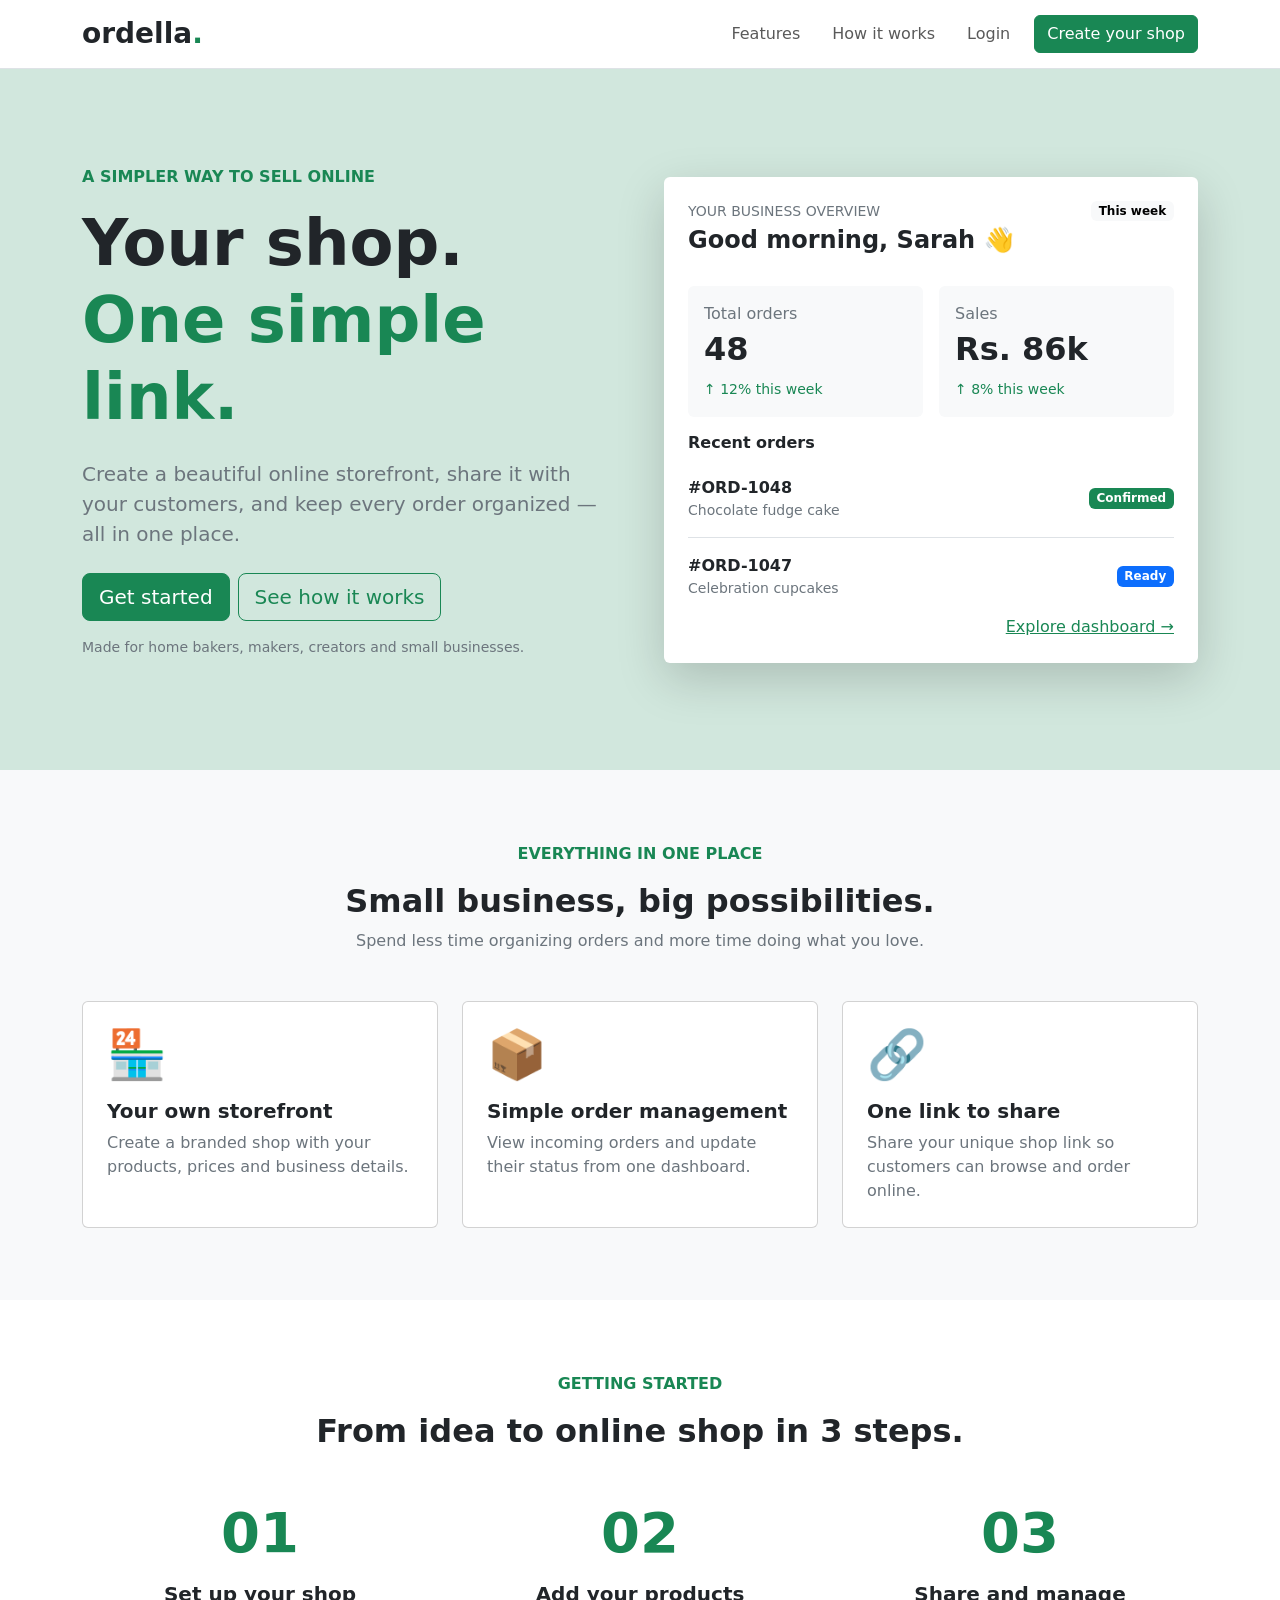
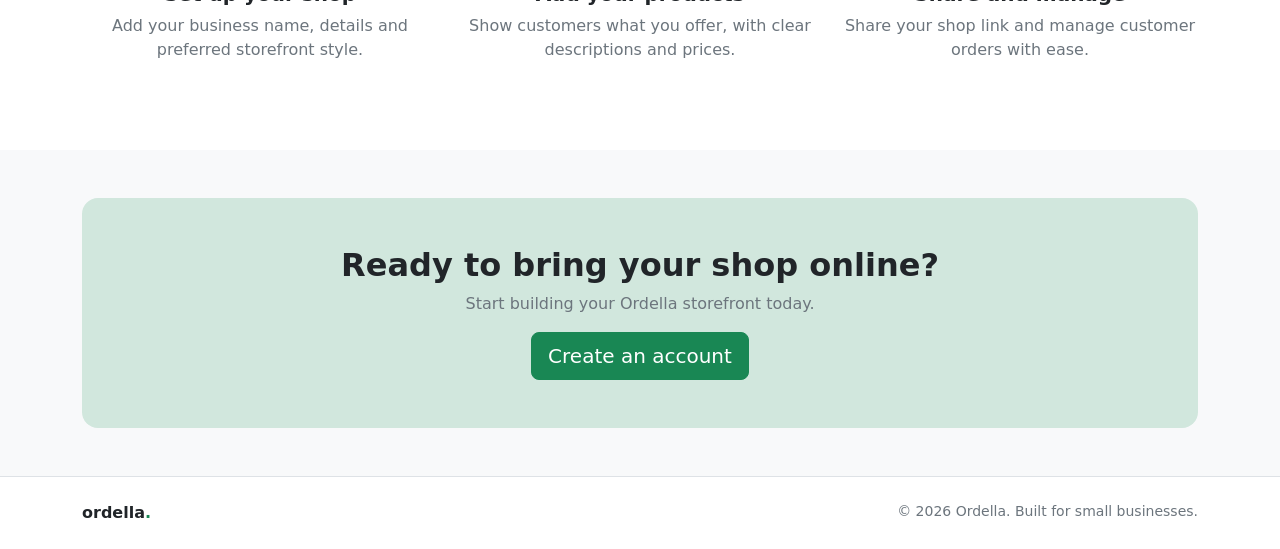
<file: index.html>
<!doctype html>
<html lang="en"><head><meta charset="utf-8"><meta name="viewport" content="width=device-width, initial-scale=1"><title>Ordella | Your shop, made simple</title><link href="https://cdn.jsdelivr.net/npm/bootstrap@5.3.3/dist/css/bootstrap.min.css" rel="stylesheet"></head>
<body class="bg-light">
<nav class="navbar navbar-expand-lg navbar-light bg-white border-bottom sticky-top"><div class="container"><a class="navbar-brand fw-bold fs-3 text-dark" href="index.html">ordella<span class="text-success">.</span></a><button class="navbar-toggler" type="button" data-bs-toggle="collapse" data-bs-target="#nav"><span class="navbar-toggler-icon"></span></button><div class="collapse navbar-collapse" id="nav"><ul class="navbar-nav ms-auto align-items-lg-center gap-lg-3"><li class="nav-item"><a class="nav-link" href="#features">Features</a></li><li class="nav-item"><a class="nav-link" href="#how">How it works</a></li><li class="nav-item"><a class="nav-link" href="login.html">Login</a></li><li class="nav-item"><a class="btn btn-success" href="signup.html">Create your shop</a></li></ul></div></div></nav>
<header class="py-5 bg-success-subtle"><div class="container py-lg-5"><div class="row align-items-center g-5"><div class="col-lg-6"><p class="text-success fw-semibold text-uppercase">A simpler way to sell online</p><h1 class="display-3 fw-bold">Your shop.<br><span class="text-success">One simple link.</span></h1><p class="lead text-secondary my-4">Create a beautiful online storefront, share it with your customers, and keep every order organized — all in one place.</p><a href="signup.html" class="btn btn-success btn-lg me-2">Get started</a><a href="#how" class="btn btn-outline-success btn-lg">See how it works</a><p class="small text-secondary mt-3">Made for home bakers, makers, creators and small businesses.</p></div><div class="col-lg-6"><div class="card border-0 shadow-lg"><div class="card-body p-4"><div class="d-flex justify-content-between"><div><p class="small text-secondary mb-1">YOUR BUSINESS OVERVIEW</p><h4 class="fw-bold">Good morning, Sarah 👋</h4></div><span class="badge text-bg-light align-self-start">This week</span></div><div class="row g-3 my-2"><div class="col-6"><div class="card bg-light border-0"><div class="card-body"><p class="text-secondary mb-1">Total orders</p><h2 class="fw-bold">48</h2><span class="text-success small">↑ 12% this week</span></div></div></div><div class="col-6"><div class="card bg-light border-0"><div class="card-body"><p class="text-secondary mb-1">Sales</p><h2 class="fw-bold">Rs. 86k</h2><span class="text-success small">↑ 8% this week</span></div></div></div></div><h6 class="fw-bold mt-3">Recent orders</h6><div class="d-flex justify-content-between border-bottom py-3"><div><strong>#ORD-1048</strong><div class="small text-secondary">Chocolate fudge cake</div></div><span class="badge text-bg-success align-self-center">Confirmed</span></div><div class="d-flex justify-content-between py-3"><div><strong>#ORD-1047</strong><div class="small text-secondary">Celebration cupcakes</div></div><span class="badge text-bg-primary align-self-center">Ready</span></div><div class="text-end"><a href="seller-home.html" class="link-success">Explore dashboard →</a></div></div></div></div></div></div></header>
<section id="features" class="py-5"><div class="container py-4"><div class="text-center mb-5"><p class="text-success fw-semibold text-uppercase">Everything in one place</p><h2 class="fw-bold">Small business, big possibilities.</h2><p class="text-secondary">Spend less time organizing orders and more time doing what you love.</p></div><div class="row g-4"><div class="col-md-4"><div class="card h-100"><div class="card-body p-4"><div class="display-5 mb-3">🏪</div><h5 class="fw-bold">Your own storefront</h5><p class="text-secondary mb-0">Create a branded shop with your products, prices and business details.</p></div></div></div><div class="col-md-4"><div class="card h-100"><div class="card-body p-4"><div class="display-5 mb-3">📦</div><h5 class="fw-bold">Simple order management</h5><p class="text-secondary mb-0">View incoming orders and update their status from one dashboard.</p></div></div></div><div class="col-md-4"><div class="card h-100"><div class="card-body p-4"><div class="display-5 mb-3">🔗</div><h5 class="fw-bold">One link to share</h5><p class="text-secondary mb-0">Share your unique shop link so customers can browse and order online.</p></div></div></div></div></div></section>
<section id="how" class="py-5 bg-white"><div class="container py-4"><div class="text-center mb-5"><p class="text-success fw-semibold text-uppercase">Getting started</p><h2 class="fw-bold">From idea to online shop in 3 steps.</h2></div><div class="row g-4 text-center"><div class="col-md-4"><div class="display-4 fw-bold text-success">01</div><h5 class="fw-bold mt-3">Set up your shop</h5><p class="text-secondary">Add your business name, details and preferred storefront style.</p></div><div class="col-md-4"><div class="display-4 fw-bold text-success">02</div><h5 class="fw-bold mt-3">Add your products</h5><p class="text-secondary">Show customers what you offer, with clear descriptions and prices.</p></div><div class="col-md-4"><div class="display-4 fw-bold text-success">03</div><h5 class="fw-bold mt-3">Share and manage</h5><p class="text-secondary">Share your shop link and manage customer orders with ease.</p></div></div></div></section>
<section class="py-5"><div class="container"><div class="bg-success-subtle rounded-4 p-5 text-center"><h2 class="fw-bold">Ready to bring your shop online?</h2><p class="text-secondary">Start building your Ordella storefront today.</p><a href="signup.html" class="btn btn-success btn-lg">Create an account</a></div></div></section>
<footer class="bg-white border-top py-4"><div class="container d-flex justify-content-between flex-wrap"><strong>ordella<span class="text-success">.</span></strong><span class="small text-secondary">© 2026 Ordella. Built for small businesses.</span></div></footer><script src="https://cdn.jsdelivr.net/npm/bootstrap@5.3.3/dist/js/bootstrap.bundle.min.js"></script></body></html>
</file>
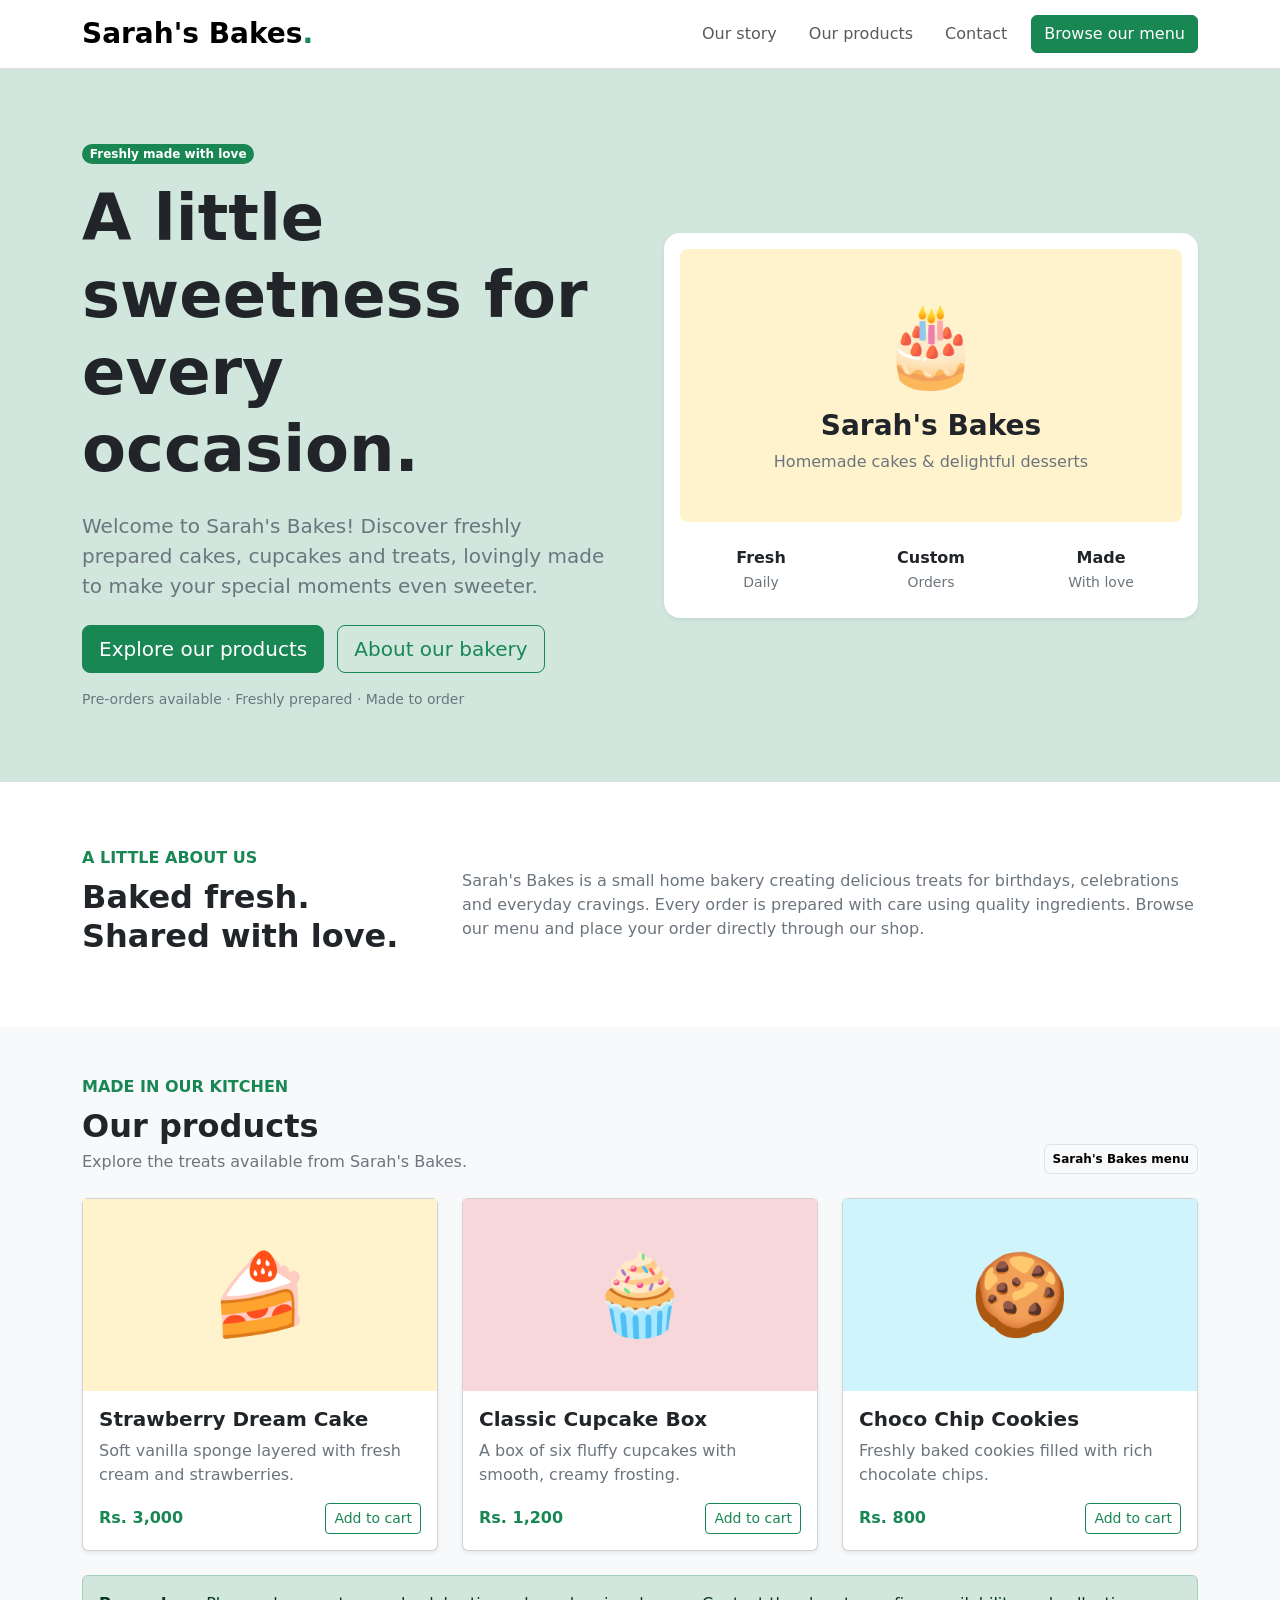
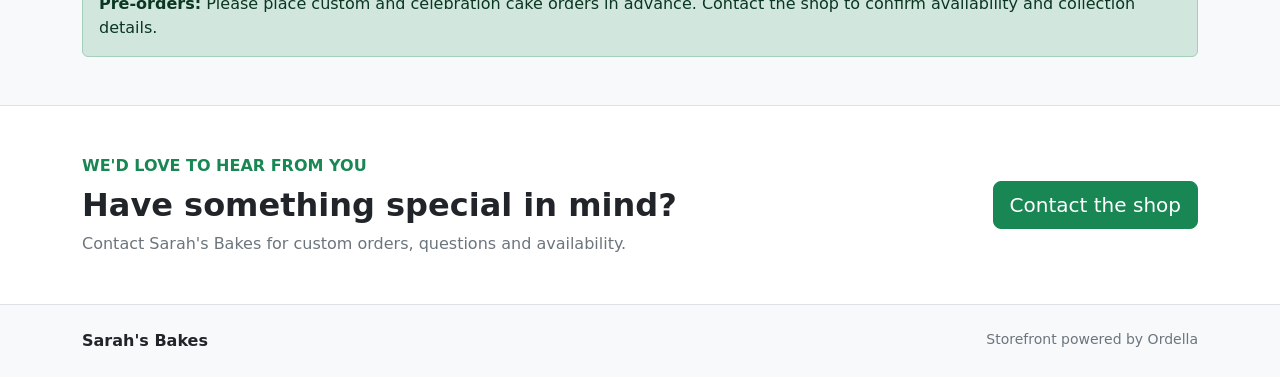
<file: customer-home.html>
<!doctype html>
<html lang="en">
<head>
  <meta charset="utf-8">
  <meta name="viewport" content="width=device-width, initial-scale=1">
  <title>Sarah's Bakes | Ordella Storefront</title>
  <link href="https://cdn.jsdelivr.net/npm/bootstrap@5.3.3/dist/css/bootstrap.min.css" rel="stylesheet">
</head>
<body class="bg-light">

  <!-- Public storefront navigation: one seller's shop only -->
  <nav class="navbar navbar-expand-lg bg-white border-bottom">
    <div class="container">
      <a class="navbar-brand fw-bold fs-3" href="customer-home.html">
        Sarah's Bakes<span class="text-success">.</span>
      </a>
      <button class="navbar-toggler" type="button" data-bs-toggle="collapse" data-bs-target="#shopNav"
        aria-controls="shopNav" aria-expanded="false" aria-label="Toggle navigation">
        <span class="navbar-toggler-icon"></span>
      </button>
      <div class="collapse navbar-collapse" id="shopNav">
        <ul class="navbar-nav ms-auto align-items-lg-center gap-lg-3">
          <li class="nav-item"><a class="nav-link" href="#our-story">Our story</a></li>
          <li class="nav-item"><a class="nav-link" href="#products">Our products</a></li>
          <li class="nav-item"><a class="nav-link" href="#contact">Contact</a></li>
          <li class="nav-item">
            <a class="btn btn-success" href="#products">Browse our menu</a>
          </li>
        </ul>
      </div>
    </div>
  </nav>

  <!-- Seller's own storefront landing page -->
  <header class="bg-success-subtle">
    <div class="container py-5">
      <div class="row align-items-center g-5 py-lg-4">
        <div class="col-lg-6">
          <span class="badge rounded-pill text-bg-success mb-3">Freshly made with love</span>
          <h1 class="display-3 fw-bold">A little sweetness for every occasion.</h1>
          <p class="lead text-secondary my-4">
            Welcome to Sarah's Bakes! Discover freshly prepared cakes, cupcakes and treats,
            lovingly made to make your special moments even sweeter.
          </p>
          <a href="#products" class="btn btn-success btn-lg me-2">Explore our products</a>
          <a href="#our-story" class="btn btn-outline-success btn-lg">About our bakery</a>
          <p class="small text-secondary mt-3 mb-0">Pre-orders available · Freshly prepared · Made to order</p>
        </div>
        <div class="col-lg-6">
          <div class="bg-white rounded-4 shadow-sm p-3">
            <div class="bg-warning-subtle rounded-3 text-center py-5">
              <div class="display-1">🎂</div>
              <h3 class="fw-bold mt-3">Sarah's Bakes</h3>
              <p class="text-secondary mb-0">Homemade cakes & delightful desserts</p>
            </div>
            <div class="row text-center g-2 mt-2">
              <div class="col-4"><div class="p-2"><strong class="d-block">Fresh</strong><span class="small text-secondary">Daily</span></div></div>
              <div class="col-4"><div class="p-2"><strong class="d-block">Custom</strong><span class="small text-secondary">Orders</span></div></div>
              <div class="col-4"><div class="p-2"><strong class="d-block">Made</strong><span class="small text-secondary">With love</span></div></div>
            </div>
          </div>
        </div>
      </div>
    </div>
  </header>

  <!-- This section describes only the current seller -->
  <section id="our-story" class="py-5 bg-white">
    <div class="container py-3">
      <div class="row align-items-center g-4">
        <div class="col-lg-4">
          <p class="text-success fw-semibold text-uppercase mb-2">A little about us</p>
          <h2 class="fw-bold">Baked fresh. Shared with love.</h2>
        </div>
        <div class="col-lg-8">
          <p class="text-secondary mb-0">
            Sarah's Bakes is a small home bakery creating delicious treats for birthdays,
            celebrations and everyday cravings. Every order is prepared with care using
            quality ingredients. Browse our menu and place your order directly through our shop.
          </p>
        </div>
      </div>
    </div>
  </section>

  <!-- Products belonging to this seller only -->
  <main id="products" class="container py-5">
    <div class="d-flex flex-wrap justify-content-between align-items-end gap-3 mb-4">
      <div>
        <p class="text-success fw-semibold text-uppercase mb-2">Made in our kitchen</p>
        <h2 class="fw-bold mb-1">Our products</h2>
        <p class="text-secondary mb-0">Explore the treats available from Sarah's Bakes.</p>
      </div>
      <span class="badge text-bg-light border p-2">Sarah's Bakes menu</span>
    </div>

    <div class="row g-4">
      <div class="col-sm-6 col-lg-4">
        <div class="card h-100 shadow-sm">
          <div class="bg-warning-subtle text-center display-1 py-5">🍰</div>
          <div class="card-body d-flex flex-column">
            <h5 class="card-title fw-bold">Strawberry Dream Cake</h5>
            <p class="card-text text-secondary">Soft vanilla sponge layered with fresh cream and strawberries.</p>
            <div class="mt-auto d-flex justify-content-between align-items-center">
              <strong class="text-success">Rs. 3,000</strong>
              <button class="btn btn-outline-success btn-sm" onclick="addToCart('Strawberry Dream Cake')">Add to cart</button>
            </div>
          </div>
        </div>
      </div>

      <div class="col-sm-6 col-lg-4">
        <div class="card h-100 shadow-sm">
          <div class="bg-danger-subtle text-center display-1 py-5">🧁</div>
          <div class="card-body d-flex flex-column">
            <h5 class="card-title fw-bold">Classic Cupcake Box</h5>
            <p class="card-text text-secondary">A box of six fluffy cupcakes with smooth, creamy frosting.</p>
            <div class="mt-auto d-flex justify-content-between align-items-center">
              <strong class="text-success">Rs. 1,200</strong>
              <button class="btn btn-outline-success btn-sm" onclick="addToCart('Classic Cupcake Box')">Add to cart</button>
            </div>
          </div>
        </div>
      </div>

      <div class="col-sm-6 col-lg-4">
        <div class="card h-100 shadow-sm">
          <div class="bg-info-subtle text-center display-1 py-5">🍪</div>
          <div class="card-body d-flex flex-column">
            <h5 class="card-title fw-bold">Choco Chip Cookies</h5>
            <p class="card-text text-secondary">Freshly baked cookies filled with rich chocolate chips.</p>
            <div class="mt-auto d-flex justify-content-between align-items-center">
              <strong class="text-success">Rs. 800</strong>
              <button class="btn btn-outline-success btn-sm" onclick="addToCart('Choco Chip Cookies')">Add to cart</button>
            </div>
          </div>
        </div>
      </div>
    </div>

    <div class="alert alert-success mt-4 mb-0" role="alert">
      <strong>Pre-orders:</strong> Please place custom and celebration cake orders in advance.
      Contact the shop to confirm availability and collection details.
    </div>
  </main>

  <section id="contact" class="bg-white border-top py-5">
    <div class="container">
      <div class="row align-items-center g-4">
        <div class="col-md-8">
          <p class="text-success fw-semibold text-uppercase mb-2">We'd love to hear from you</p>
          <h2 class="fw-bold">Have something special in mind?</h2>
          <p class="text-secondary mb-md-0">Contact Sarah's Bakes for custom orders, questions and availability.</p>
        </div>
        <div class="col-md-4 text-md-end">
          <a href="mailto:hello@sarahsbakes.example" class="btn btn-success btn-lg">Contact the shop</a>
        </div>
      </div>
    </div>
  </section>

  <footer class="bg-light border-top py-4">
    <div class="container d-flex flex-wrap justify-content-between gap-2">
      <span class="fw-bold">Sarah's Bakes</span>
      <span class="small text-secondary">Storefront powered by Ordella</span>
    </div>
  </footer>

  <script>
    function addToCart(productName) {
      alert(productName + ' has been added to your demo cart. Checkout will be connected in a later deliverable.');
    }
  </script>
  <script src="https://cdn.jsdelivr.net/npm/bootstrap@5.3.3/dist/js/bootstrap.bundle.min.js"></script>
</body>
</html>
</file>
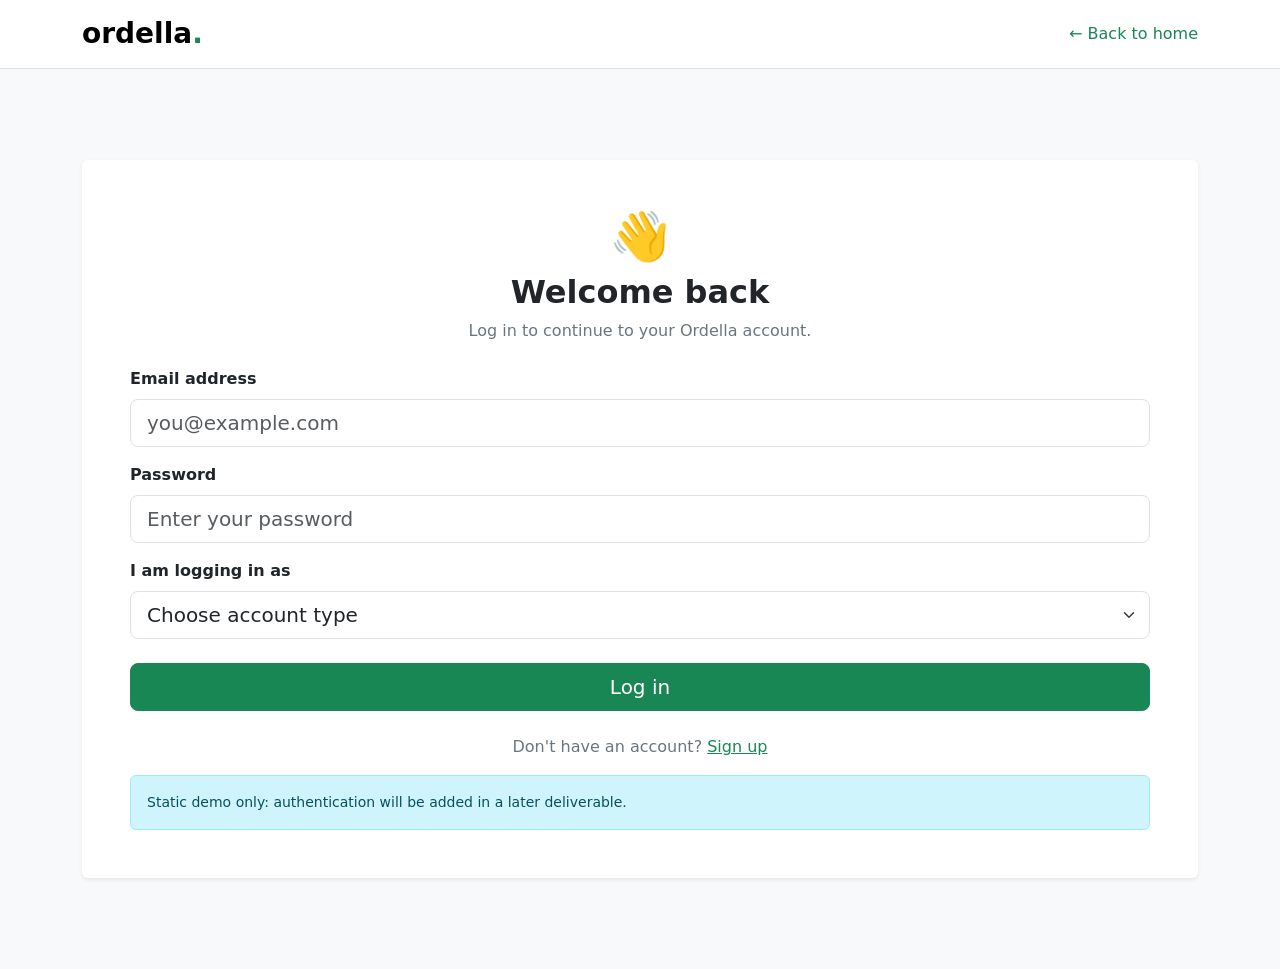
<file: login.html>
<!doctype html><html lang="en"><head><meta charset="utf-8"><meta name="viewport" content="width=device-width, initial-scale=1"><title>Login | Ordella</title><link href="https://cdn.jsdelivr.net/npm/bootstrap@5.3.3/dist/css/bootstrap.min.css" rel="stylesheet"></head><body class="bg-light"><nav class="navbar bg-white border-bottom"><div class="container"><a class="navbar-brand fw-bold fs-3" href="index.html">ordella<span class="text-success">.</span></a><a href="index.html" class="link-success text-decoration-none">← Back to home</a></div></nav><main class="container min-vh-100 d-flex align-items-center justify-content-center py-5"><div class="card border-0 shadow-sm w-100"><div class="card-body p-4 p-md-5"><div class="text-center mb-4"><div class="display-5">👋</div><h2 class="fw-bold mt-2">Welcome back</h2><p class="text-secondary">Log in to continue to your Ordella account.</p></div><form onsubmit="demoLogin(event)"><div class="mb-3"><label class="form-label fw-semibold">Email address</label><input type="email" class="form-control form-control-lg" placeholder="you@example.com" required></div><div class="mb-3"><label class="form-label fw-semibold">Password</label><input type="password" class="form-control form-control-lg" placeholder="Enter your password" required></div><div class="mb-4"><label class="form-label fw-semibold">I am logging in as</label><select id="loginRole" class="form-select form-select-lg" required><option value="">Choose account type</option><option value="seller-home.html">Seller / Owner</option><option value="customer-home.html">Customer</option></select></div><button class="btn btn-success btn-lg w-100" type="submit">Log in</button></form><p class="text-center text-secondary mt-4 mb-0">Don't have an account? <a class="link-success" href="signup.html">Sign up</a></p><div class="alert alert-info small mt-3 mb-0">Static demo only: authentication will be added in a later deliverable.</div></div></div></div></main><script>function demoLogin(e){e.preventDefault();const page=document.getElementById('loginRole').value;if(!page){alert('Please choose an account type.');return;}alert('Demo only: login is not connected yet. Opening the selected homepage.');window.location.href=page;}</script></body></html>
</file>
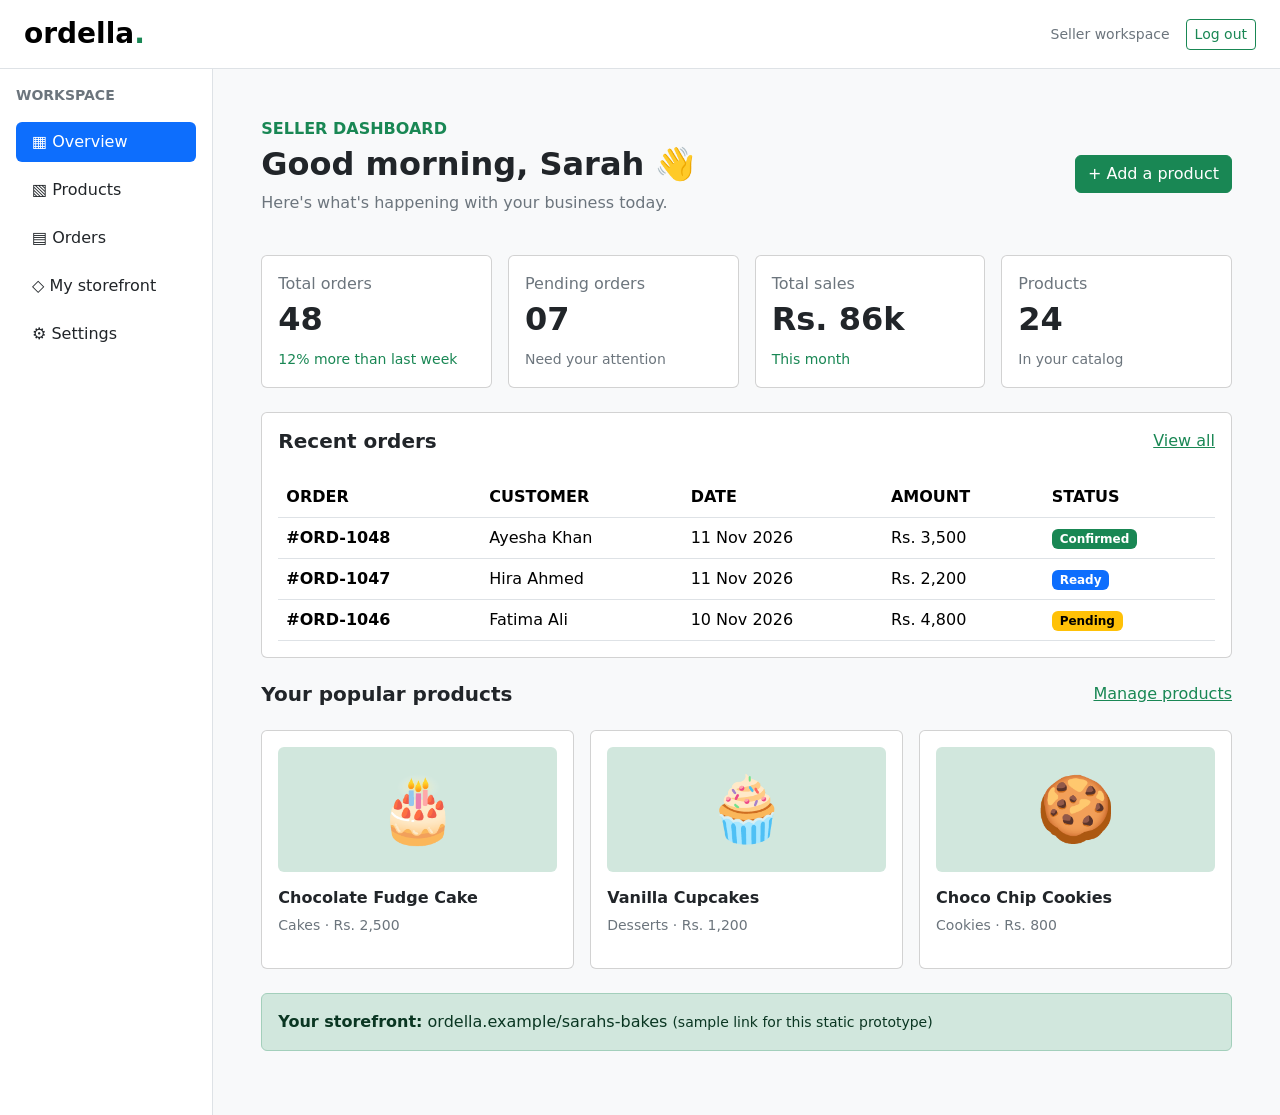
<file: seller-home.html>
<!doctype html><html lang="en"><head><meta charset="utf-8"><meta name="viewport" content="width=device-width, initial-scale=1"><title>Seller Dashboard | Ordella</title><link href="https://cdn.jsdelivr.net/npm/bootstrap@5.3.3/dist/css/bootstrap.min.css" rel="stylesheet"></head><body class="bg-light"><nav class="navbar bg-white border-bottom"><div class="container-fluid px-4"><a class="navbar-brand fw-bold fs-3" href="index.html">ordella<span class="text-success">.</span></a><div><span class="text-secondary small me-3">Seller workspace</span><a href="login.html" class="btn btn-outline-success btn-sm">Log out</a></div></div></nav><div class="container-fluid"><div class="row"><aside class="col-md-3 col-lg-2 bg-white border-end min-vh-100 p-3"><p class="small text-secondary fw-bold">WORKSPACE</p><div class="nav flex-column nav-pills gap-2"><a class="nav-link active" href="seller-home.html">▦ Overview</a><a class="nav-link text-dark" href="#products">▧ Products</a><a class="nav-link text-dark" href="#orders">▤ Orders</a><a class="nav-link text-dark" href="#shop">◇ My storefront</a><a class="nav-link text-dark" href="#settings">⚙ Settings</a></div></aside><main class="col-md-9 col-lg-10 p-4 p-lg-5"><div class="d-flex flex-wrap justify-content-between align-items-center mb-4"><div><p class="text-success fw-semibold mb-1">SELLER DASHBOARD</p><h2 class="fw-bold">Good morning, Sarah 👋</h2><p class="text-secondary">Here's what's happening with your business today.</p></div><a href="#products" class="btn btn-success">+ Add a product</a></div><div class="row g-3 mb-4"><div class="col-sm-6 col-xl-3"><div class="card"><div class="card-body"><p class="text-secondary mb-1">Total orders</p><h2 class="fw-bold">48</h2><span class="text-success small">12% more than last week</span></div></div></div><div class="col-sm-6 col-xl-3"><div class="card"><div class="card-body"><p class="text-secondary mb-1">Pending orders</p><h2 class="fw-bold">07</h2><span class="text-secondary small">Need your attention</span></div></div></div><div class="col-sm-6 col-xl-3"><div class="card"><div class="card-body"><p class="text-secondary mb-1">Total sales</p><h2 class="fw-bold">Rs. 86k</h2><span class="text-success small">This month</span></div></div></div><div class="col-sm-6 col-xl-3"><div class="card"><div class="card-body"><p class="text-secondary mb-1">Products</p><h2 class="fw-bold">24</h2><span class="text-secondary small">In your catalog</span></div></div></div></div><section id="orders" class="card mb-4"><div class="card-body"><div class="d-flex justify-content-between mb-3"><h5 class="fw-bold">Recent orders</h5><a href="#orders" class="link-success">View all</a></div><div class="table-responsive"><table class="table align-middle mb-0"><thead><tr class="text-secondary"><th>ORDER</th><th>CUSTOMER</th><th>DATE</th><th>AMOUNT</th><th>STATUS</th></tr></thead><tbody><tr><td class="fw-semibold">#ORD-1048</td><td>Ayesha Khan</td><td>11 Nov 2026</td><td>Rs. 3,500</td><td><span class="badge text-bg-success">Confirmed</span></td></tr><tr><td class="fw-semibold">#ORD-1047</td><td>Hira Ahmed</td><td>11 Nov 2026</td><td>Rs. 2,200</td><td><span class="badge text-bg-primary">Ready</span></td></tr><tr><td class="fw-semibold">#ORD-1046</td><td>Fatima Ali</td><td>10 Nov 2026</td><td>Rs. 4,800</td><td><span class="badge text-bg-warning">Pending</span></td></tr></tbody></table></div></div></section><section id="products"><div class="d-flex justify-content-between mb-3"><h5 class="fw-bold">Your popular products</h5><a href="#products" class="link-success">Manage products</a></div><div class="row g-3"><div class="col-md-4"><div class="card h-100"><div class="card-body"><div class="bg-success-subtle rounded text-center display-3 p-4">🎂</div><h6 class="fw-bold mt-3">Chocolate Fudge Cake</h6><p class="text-secondary small">Cakes · Rs. 2,500</p></div></div></div><div class="col-md-4"><div class="card h-100"><div class="card-body"><div class="bg-success-subtle rounded text-center display-3 p-4">🧁</div><h6 class="fw-bold mt-3">Vanilla Cupcakes</h6><p class="text-secondary small">Desserts · Rs. 1,200</p></div></div></div><div class="col-md-4"><div class="card h-100"><div class="card-body"><div class="bg-success-subtle rounded text-center display-3 p-4">🍪</div><h6 class="fw-bold mt-3">Choco Chip Cookies</h6><p class="text-secondary small">Cookies · Rs. 800</p></div></div></div></div></section><div id="shop" class="alert alert-success mt-4"><strong>Your storefront:</strong> ordella.example/sarahs-bakes <span class="small">(sample link for this static prototype)</span></div></main></div></div><script src="https://cdn.jsdelivr.net/npm/bootstrap@5.3.3/dist/js/bootstrap.bundle.min.js"></script></body></html>
</file>
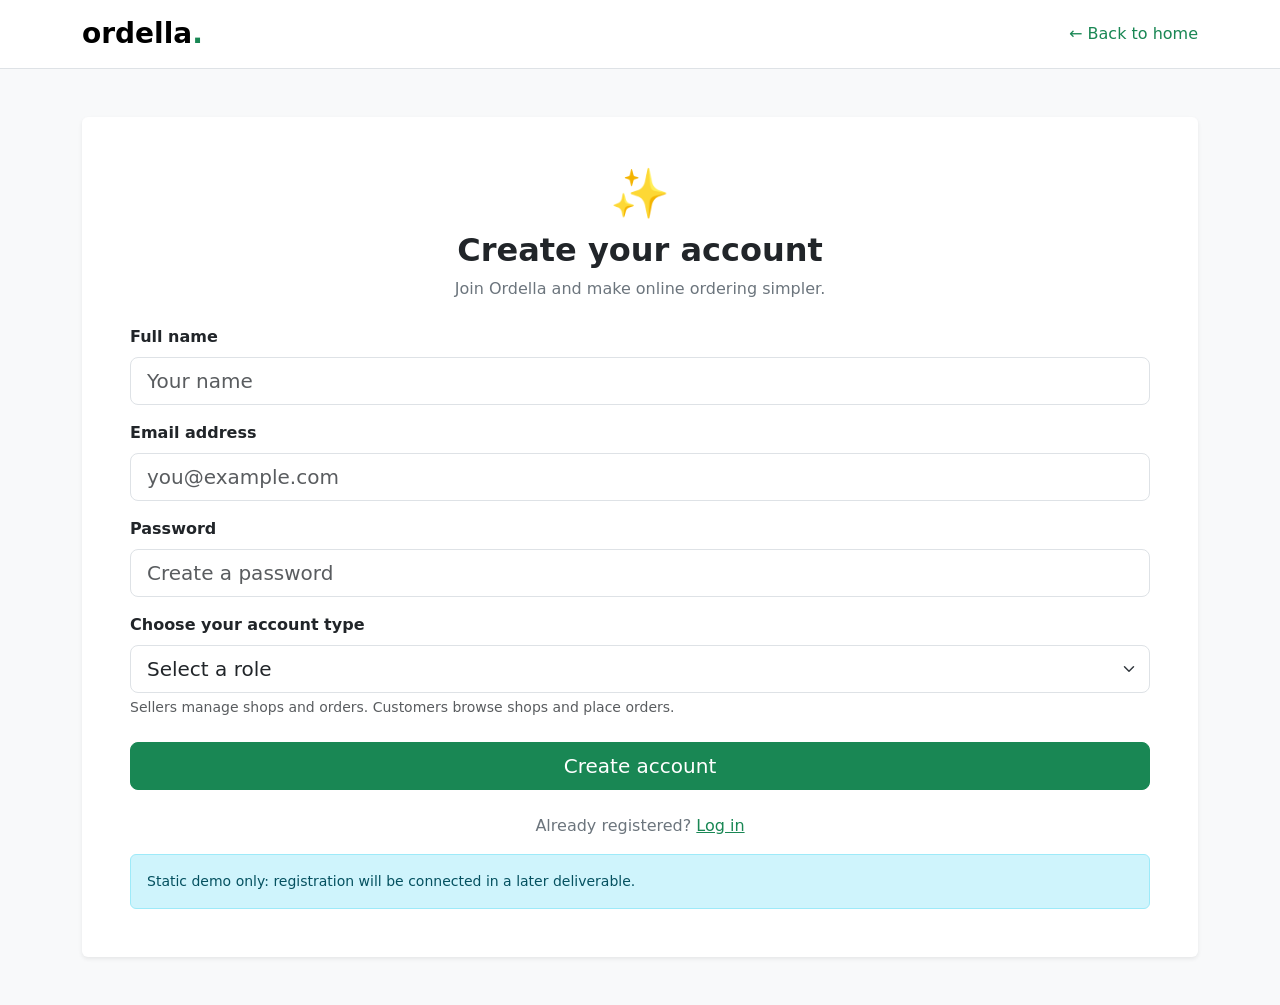
<file: signup.html>
<!doctype html><html lang="en"><head><meta charset="utf-8"><meta name="viewport" content="width=device-width, initial-scale=1"><title>Sign up | Ordella</title><link href="https://cdn.jsdelivr.net/npm/bootstrap@5.3.3/dist/css/bootstrap.min.css" rel="stylesheet"></head><body class="bg-light"><nav class="navbar bg-white border-bottom"><div class="container"><a class="navbar-brand fw-bold fs-3" href="index.html">ordella<span class="text-success">.</span></a><a href="index.html" class="link-success text-decoration-none">← Back to home</a></div></nav><main class="container min-vh-100 d-flex align-items-center justify-content-center py-5"><div class="card border-0 shadow-sm w-100"><div class="card-body p-4 p-md-5"><div class="text-center mb-4"><div class="display-5">✨</div><h2 class="fw-bold mt-2">Create your account</h2><p class="text-secondary">Join Ordella and make online ordering simpler.</p></div><form onsubmit="demoSignup(event)"><div class="mb-3"><label class="form-label fw-semibold">Full name</label><input type="text" class="form-control form-control-lg" placeholder="Your name" required></div><div class="mb-3"><label class="form-label fw-semibold">Email address</label><input type="email" class="form-control form-control-lg" placeholder="you@example.com" required></div><div class="mb-3"><label class="form-label fw-semibold">Password</label><input type="password" class="form-control form-control-lg" minlength="6" placeholder="Create a password" required></div><div class="mb-4"><label class="form-label fw-semibold">Choose your account type</label><select id="signupRole" class="form-select form-select-lg" required><option value="">Select a role</option><option value="seller-home.html">Seller / Business Owner</option><option value="customer-home.html">Customer</option></select><div class="form-text">Sellers manage shops and orders. Customers browse shops and place orders.</div></div><button class="btn btn-success btn-lg w-100" type="submit">Create account</button></form><p class="text-center text-secondary mt-4 mb-0">Already registered? <a href="login.html" class="link-success">Log in</a></p><div class="alert alert-info small mt-3 mb-0">Static demo only: registration will be connected in a later deliverable.</div></div></div></div></main><script>function demoSignup(e){e.preventDefault();const page=document.getElementById('signupRole').value;if(!page){alert('Please select an account type.');return;}alert('Demo only: registration is not connected yet. Opening the selected homepage.');window.location.href=page;}</script></body></html>
</file>
